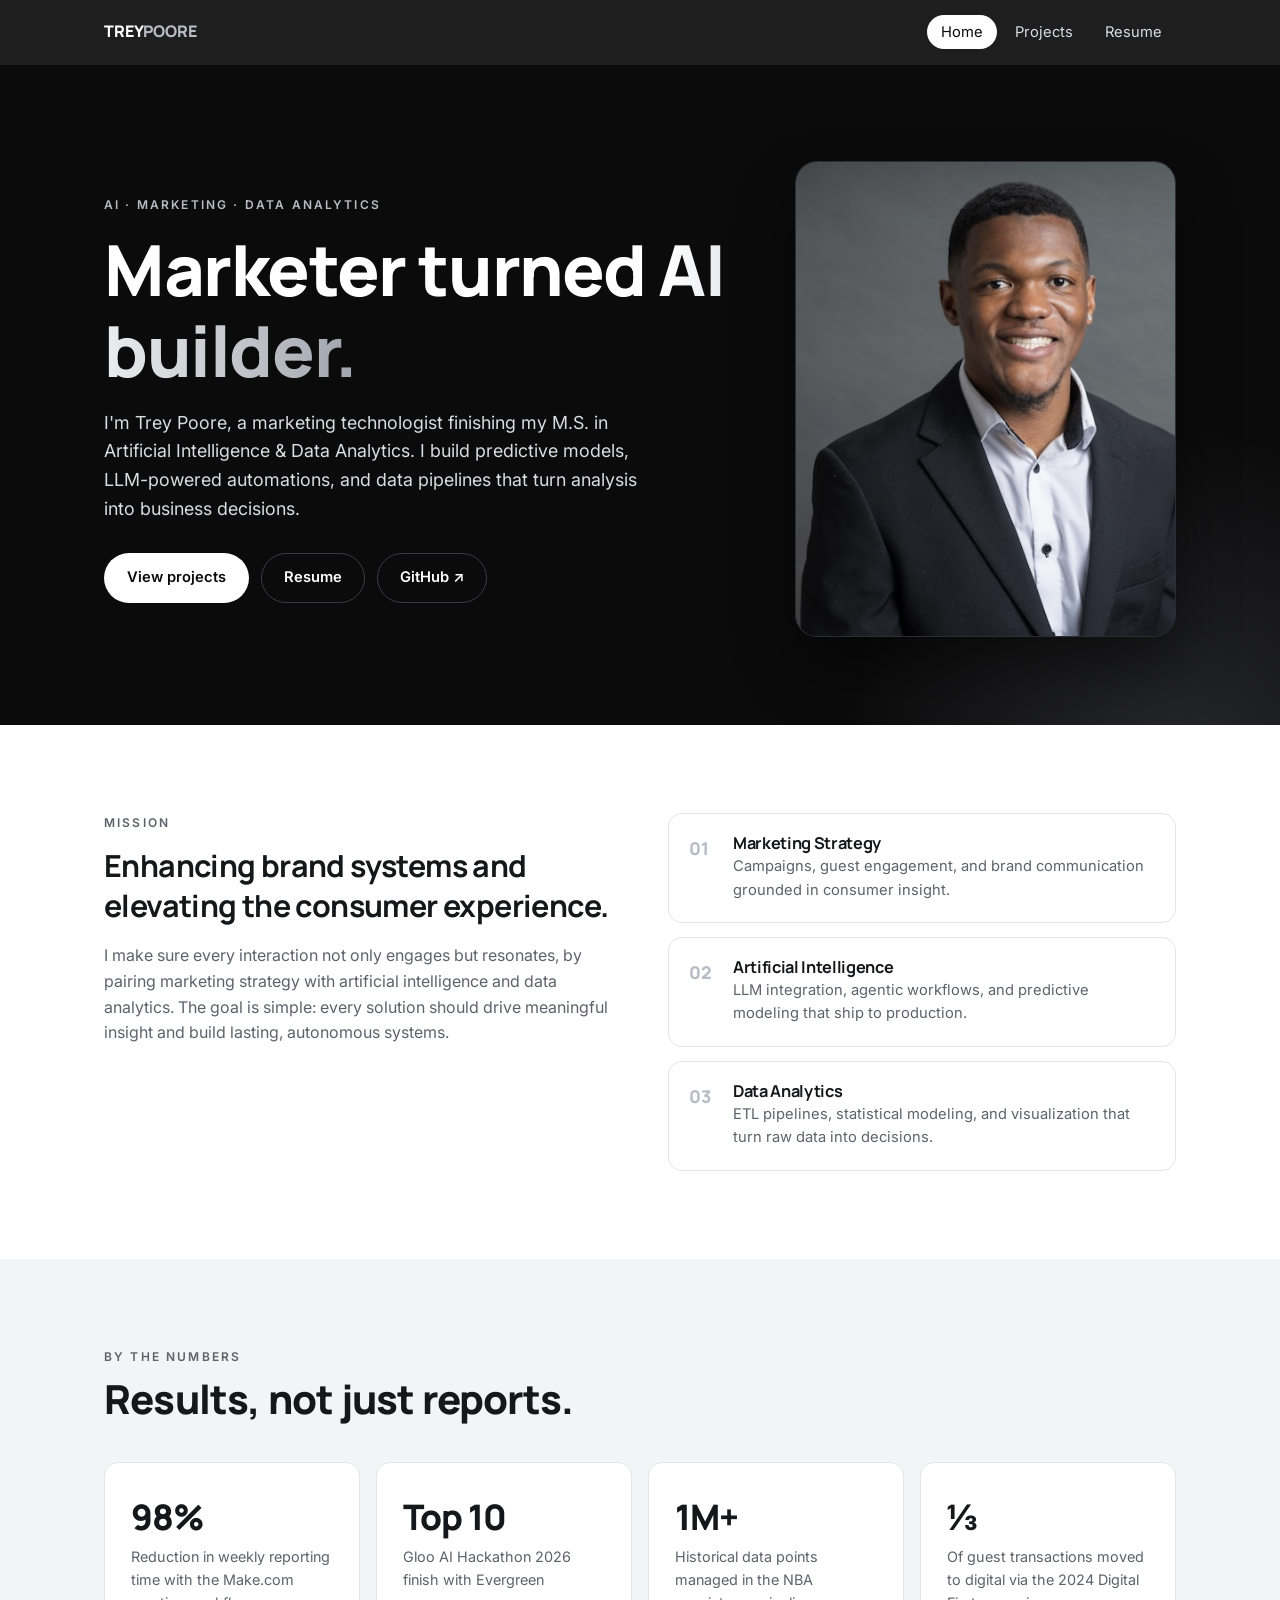
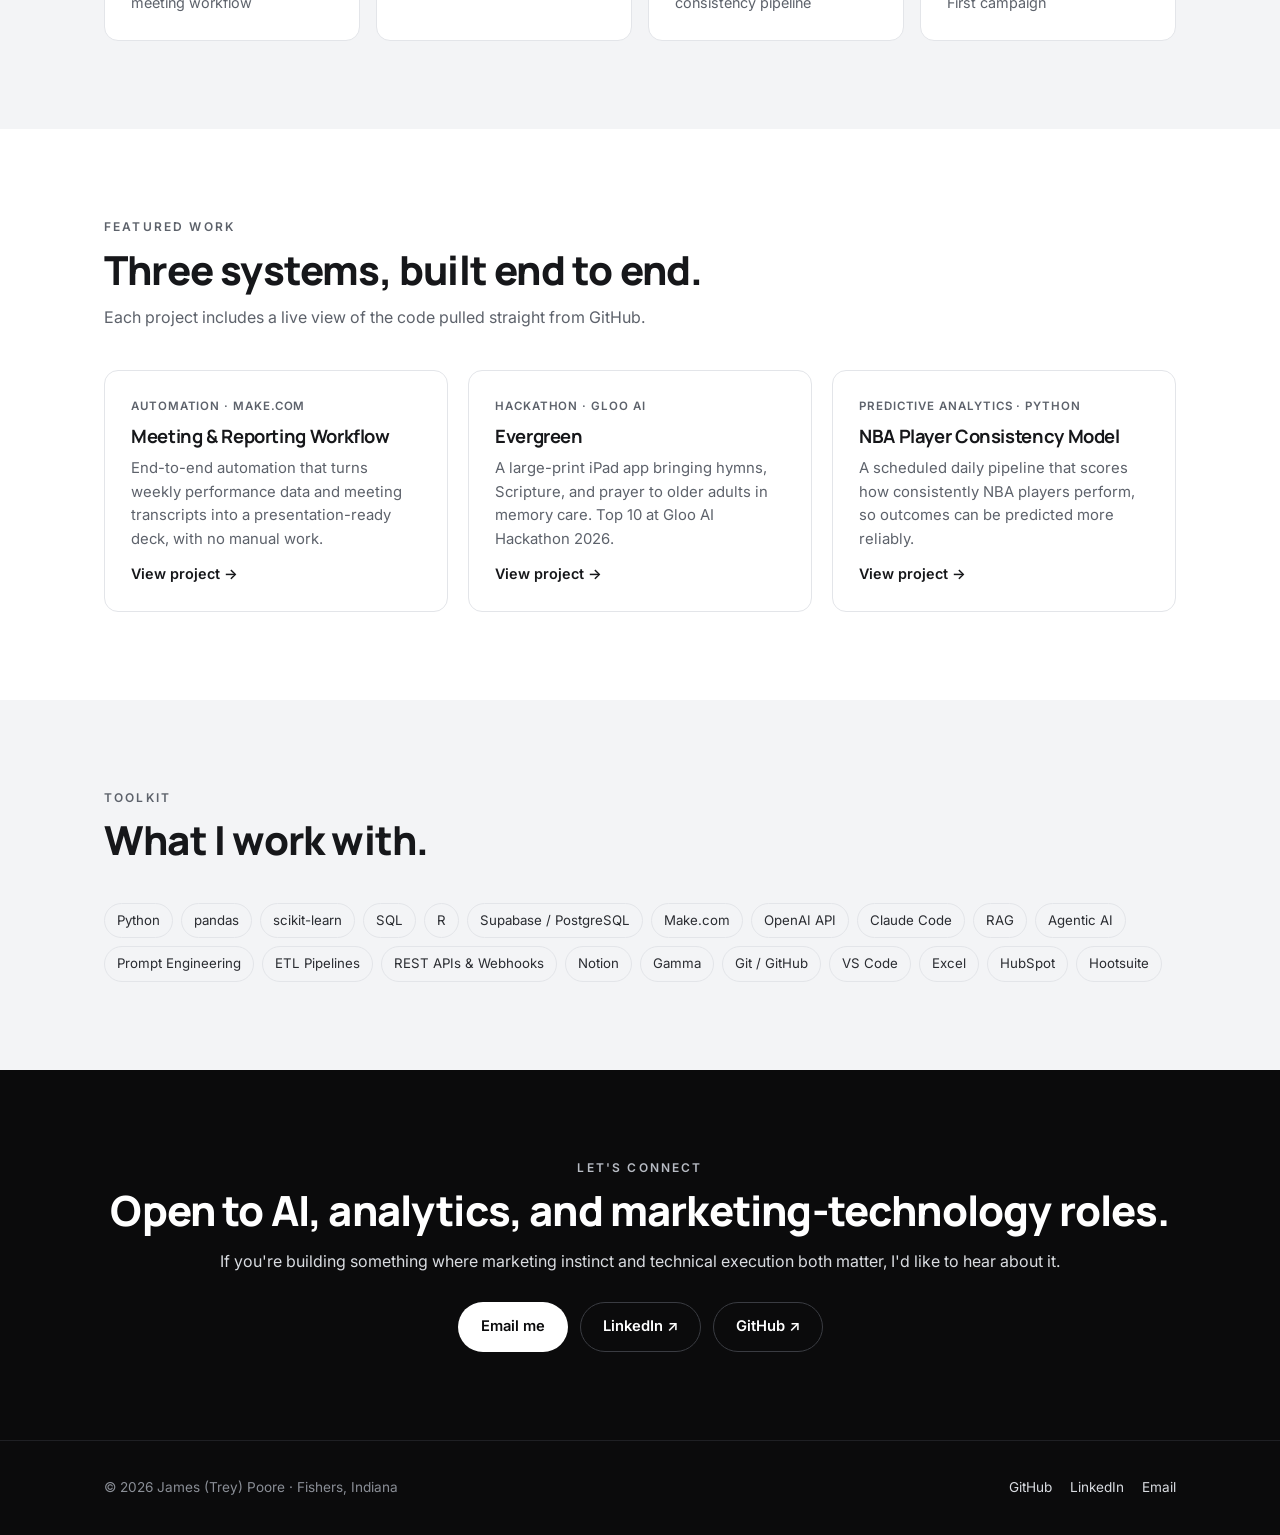
<file: index.html>
<!doctype html>
<html lang="en">
<head>
<meta charset="utf-8">
<meta name="viewport" content="width=device-width, initial-scale=1">
<title>Trey Poore — AI & Marketing</title>
<meta name="description" content="Trey Poore is a marketing technologist and M.S. candidate in AI & Data Analytics who builds predictive models, LLM-powered automations, and data pipelines that drive business decisions.">
<meta property="og:title" content="Trey Poore — AI & Marketing">
<meta property="og:description" content="Marketer turned AI builder. Predictive models, automation workflows, and AI systems for real business problems.">
<meta property="og:image" content="assets/headshot.jpg">
<link rel="preconnect" href="https://fonts.googleapis.com">
<link rel="preconnect" href="https://fonts.gstatic.com" crossorigin>
<link href="https://fonts.googleapis.com/css2?family=Inter:wght@400;500;600&family=Manrope:wght@700;800&display=swap" rel="stylesheet">
<link rel="stylesheet" href="assets/style.css">
<link rel="icon" href="data:image/svg+xml,<svg xmlns='http://www.w3.org/2000/svg' viewBox='0 0 100 100'><rect width='100' height='100' rx='20' fill='%230b0b0c'/><text x='50' y='68' font-size='54' text-anchor='middle' fill='white' font-family='Arial' font-weight='700'>T</text></svg>">
</head>
<body>

<nav class="nav">
  <div class="container">
    <a class="brand" href="index.html">TREY<span>POORE</span></a>
    <ul>
      <li><a class="link active" href="index.html">Home</a></li>
      <li><a class="link" href="projects.html">Projects</a></li>
      <li><a class="link" href="resume.html">Resume</a></li>
    </ul>
  </div>
</nav>

<header class="hero">
  <div class="container hero-grid">
    <div>
      <div class="eyebrow">AI · Marketing · Data Analytics</div>
      <h1>Marketer turned <span class="silver">AI builder.</span></h1>
      <p class="lead">I'm Trey Poore, a marketing technologist finishing my M.S. in Artificial Intelligence &amp; Data Analytics. I build predictive models, LLM-powered automations, and data pipelines that turn analysis into business decisions.</p>
      <div class="actions">
        <a class="btn btn-light" href="projects.html">View projects</a>
        <a class="btn btn-ghost" href="resume.html">Resume</a>
        <a class="btn btn-ghost" href="https://github.com/treypoore" target="_blank" rel="noopener">GitHub ↗</a>
      </div>
    </div>
    <div class="portrait"><img src="assets/headshot.jpg" alt="Trey Poore"></div>
  </div>
</header>

<section>
  <div class="container mission">
    <div class="reveal">
      <div class="eyebrow dark">Mission</div>
      <blockquote style="margin-top:14px">Enhancing brand systems and elevating the consumer experience.</blockquote>
      <p style="color:var(--muted);margin-top:18px">I make sure every interaction not only engages but resonates, by pairing marketing strategy with artificial intelligence and data analytics. The goal is simple: every solution should drive meaningful insight and build lasting, autonomous systems.</p>
    </div>
    <div class="pillars reveal">
      <div class="pillar"><div class="num">01</div><div><h3>Marketing Strategy</h3><p>Campaigns, guest engagement, and brand communication grounded in consumer insight.</p></div></div>
      <div class="pillar"><div class="num">02</div><div><h3>Artificial Intelligence</h3><p>LLM integration, agentic workflows, and predictive modeling that ship to production.</p></div></div>
      <div class="pillar"><div class="num">03</div><div><h3>Data Analytics</h3><p>ETL pipelines, statistical modeling, and visualization that turn raw data into decisions.</p></div></div>
    </div>
  </div>
</section>

<section class="alt">
  <div class="container">
    <div class="section-head reveal">
      <div class="eyebrow dark">By the numbers</div>
      <h2>Results, not just reports.</h2>
    </div>
    <div class="stats reveal">
      <div class="stat"><div class="n">98%</div><div class="l">Reduction in weekly reporting time with the Make.com meeting workflow</div></div>
      <div class="stat"><div class="n">Top 10</div><div class="l">Gloo AI Hackathon 2026 finish with Evergreen</div></div>
      <div class="stat"><div class="n">1M+</div><div class="l">Historical data points managed in the NBA consistency pipeline</div></div>
      <div class="stat"><div class="n">⅓</div><div class="l">Of guest transactions moved to digital via the 2024 Digital First campaign</div></div>
    </div>
  </div>
</section>

<section>
  <div class="container">
    <div class="section-head reveal">
      <div class="eyebrow dark">Featured work</div>
      <h2>Three systems, built end to end.</h2>
      <p>Each project includes a live view of the code pulled straight from GitHub.</p>
    </div>
    <div class="cards">
      <a class="card reveal" href="projects.html#meeting-workflow">
        <span class="tag">Automation · Make.com</span>
        <h3>Meeting &amp; Reporting Workflow</h3>
        <p>End-to-end automation that turns weekly performance data and meeting transcripts into a presentation-ready deck, with no manual work.</p>
        <span class="more">View project →</span>
      </a>
      <a class="card reveal" href="projects.html#evergreen">
        <span class="tag">Hackathon · Gloo AI</span>
        <h3>Evergreen</h3>
        <p>A large-print iPad app bringing hymns, Scripture, and prayer to older adults in memory care. Top 10 at Gloo AI Hackathon 2026.</p>
        <span class="more">View project →</span>
      </a>
      <a class="card reveal" href="projects.html#nba-consistency">
        <span class="tag">Predictive Analytics · Python</span>
        <h3>NBA Player Consistency Model</h3>
        <p>A scheduled daily pipeline that scores how consistently NBA players perform, so outcomes can be predicted more reliably.</p>
        <span class="more">View project →</span>
      </a>
    </div>
  </div>
</section>

<section class="alt">
  <div class="container">
    <div class="section-head reveal">
      <div class="eyebrow dark">Toolkit</div>
      <h2>What I work with.</h2>
    </div>
    <div class="chips reveal">
      <span class="chip">Python</span><span class="chip">pandas</span><span class="chip">scikit-learn</span><span class="chip">SQL</span><span class="chip">R</span>
      <span class="chip">Supabase / PostgreSQL</span><span class="chip">Make.com</span><span class="chip">OpenAI API</span><span class="chip">Claude Code</span>
      <span class="chip">RAG</span><span class="chip">Agentic AI</span><span class="chip">Prompt Engineering</span><span class="chip">ETL Pipelines</span>
      <span class="chip">REST APIs &amp; Webhooks</span><span class="chip">Notion</span><span class="chip">Gamma</span><span class="chip">Git / GitHub</span>
      <span class="chip">VS Code</span><span class="chip">Excel</span><span class="chip">HubSpot</span><span class="chip">Hootsuite</span>
    </div>
  </div>
</section>

<section class="cta">
  <div class="container reveal">
    <div class="eyebrow">Let's connect</div>
    <h2>Open to AI, analytics, and marketing-technology roles.</h2>
    <p>If you're building something where marketing instinct and technical execution both matter, I'd like to hear about it.</p>
    <div class="actions">
      <a class="btn btn-light" href="mailto:Poore.trey@gmail.com">Email me</a>
      <a class="btn btn-ghost" href="https://www.linkedin.com/in/trey-poore" target="_blank" rel="noopener">LinkedIn ↗</a>
      <a class="btn btn-ghost" href="https://github.com/treypoore" target="_blank" rel="noopener">GitHub ↗</a>
    </div>
  </div>
</section>

<footer>
  <div class="container">
    <div>© 2026 James (Trey) Poore · Fishers, Indiana</div>
    <div class="social">
      <a href="https://github.com/treypoore" target="_blank" rel="noopener">GitHub</a>
      <a href="https://www.linkedin.com/in/trey-poore" target="_blank" rel="noopener">LinkedIn</a>
      <a href="mailto:Poore.trey@gmail.com">Email</a>
    </div>
  </div>
</footer>

<script src="assets/site.js"></script>
</body>
</html>
</file>
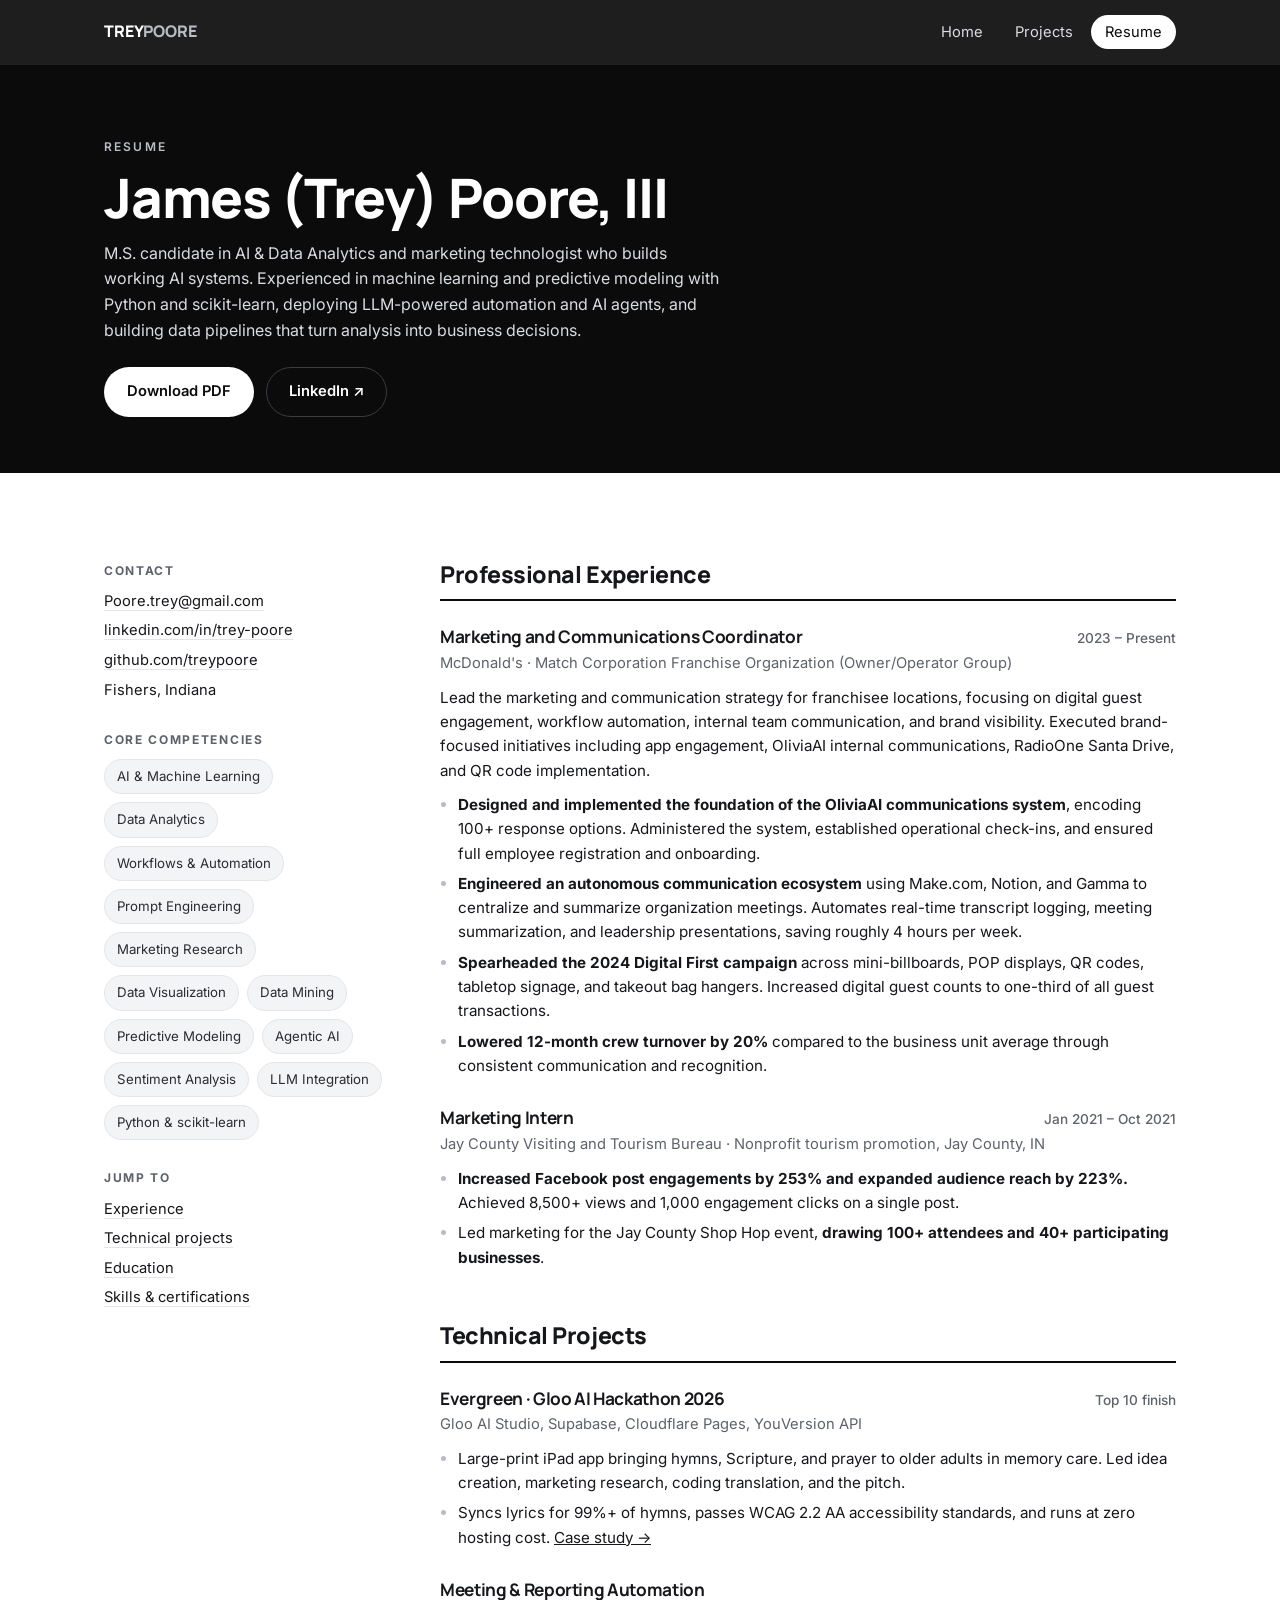
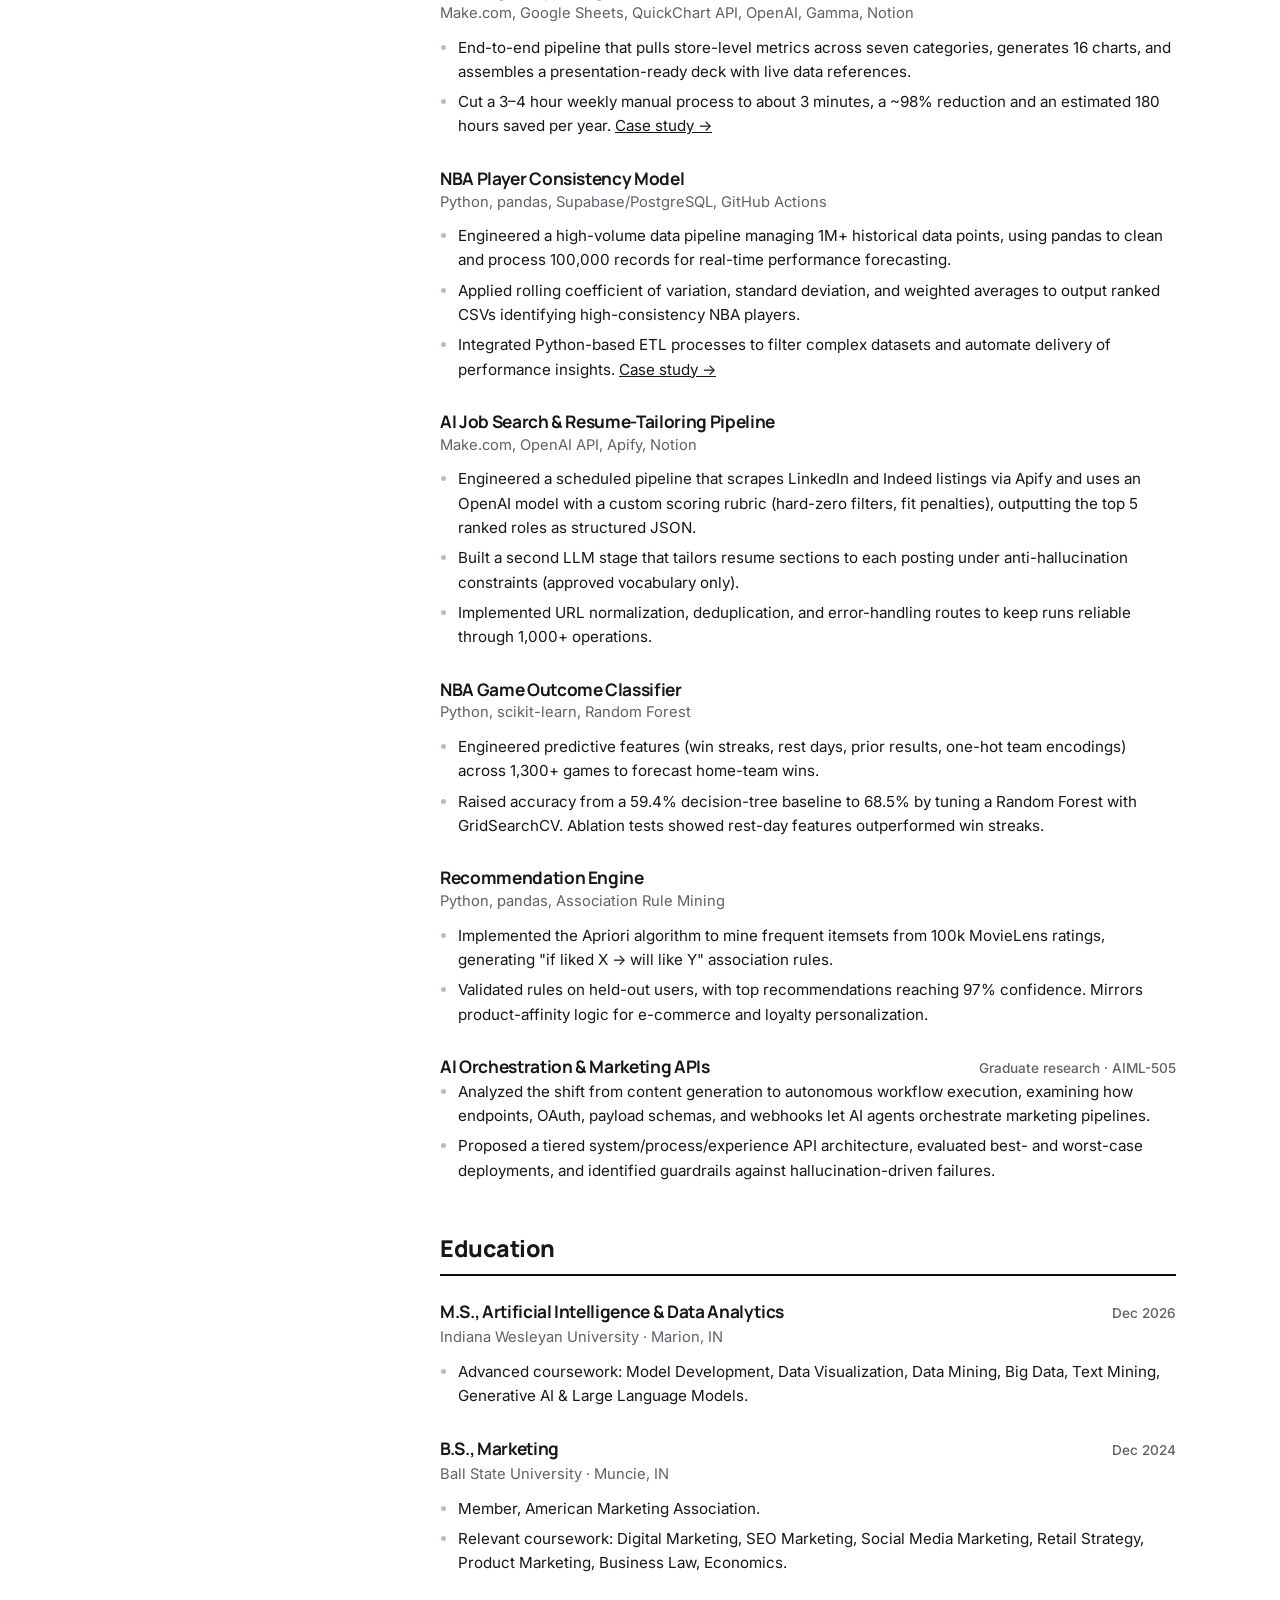
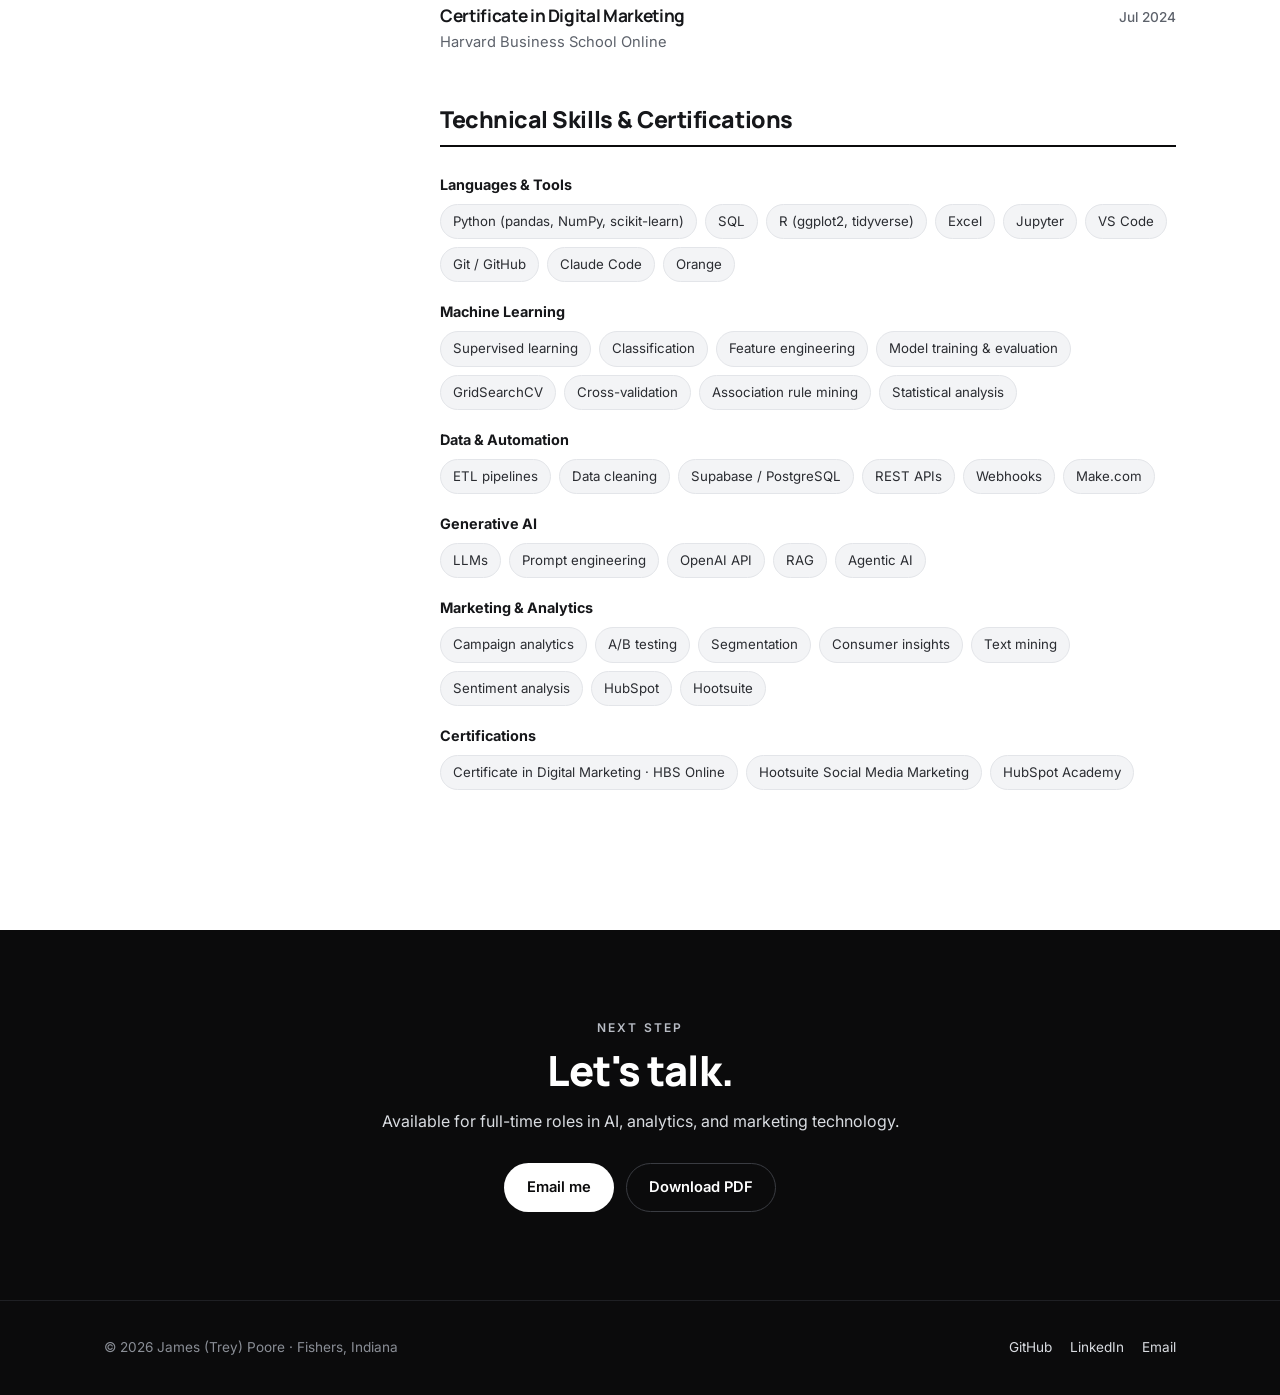
<file: resume.html>
<!doctype html>
<html lang="en">
<head>
<meta charset="utf-8">
<meta name="viewport" content="width=device-width, initial-scale=1">
<title>Resume — Trey Poore</title>
<meta name="description" content="Resume of James (Trey) Poore: M.S. candidate in AI & Data Analytics, Marketing and Communications Coordinator at a McDonald's franchise organization.">
<link rel="preconnect" href="https://fonts.googleapis.com">
<link rel="preconnect" href="https://fonts.gstatic.com" crossorigin>
<link href="https://fonts.googleapis.com/css2?family=Inter:wght@400;500;600&family=Manrope:wght@700;800&display=swap" rel="stylesheet">
<link rel="stylesheet" href="assets/style.css">
<link rel="icon" href="data:image/svg+xml,<svg xmlns='http://www.w3.org/2000/svg' viewBox='0 0 100 100'><rect width='100' height='100' rx='20' fill='%230b0b0c'/><text x='50' y='68' font-size='54' text-anchor='middle' fill='white' font-family='Arial' font-weight='700'>T</text></svg>">
</head>
<body>

<nav class="nav">
  <div class="container">
    <a class="brand" href="index.html">TREY<span>POORE</span></a>
    <ul>
      <li><a class="link" href="index.html">Home</a></li>
      <li><a class="link" href="projects.html">Projects</a></li>
      <li><a class="link active" href="resume.html">Resume</a></li>
    </ul>
  </div>
</nav>

<header class="page-head">
  <div class="container">
    <div class="eyebrow">Resume</div>
    <h1>James (Trey) Poore, III</h1>
    <p>M.S. candidate in AI &amp; Data Analytics and marketing technologist who builds working AI systems. Experienced in machine learning and predictive modeling with Python and scikit-learn, deploying LLM-powered automation and AI agents, and building data pipelines that turn analysis into business decisions.</p>
    <div class="actions">
      <a class="btn btn-light" href="assets/James_Poore_Resume.pdf" download>Download PDF</a>
      <a class="btn btn-ghost" href="https://www.linkedin.com/in/trey-poore" target="_blank" rel="noopener">LinkedIn ↗</a>
    </div>
  </div>
</header>

<section>
  <div class="container resume-grid">

    <aside class="resume-side">
      <div>
        <h4>Contact</h4>
        <ul>
          <li><a href="mailto:Poore.trey@gmail.com">Poore.trey@gmail.com</a></li>
          <li><a href="https://www.linkedin.com/in/trey-poore" target="_blank" rel="noopener">linkedin.com/in/trey-poore</a></li>
          <li><a href="https://github.com/treypoore" target="_blank" rel="noopener">github.com/treypoore</a></li>
          <li>Fishers, Indiana</li>
        </ul>
      </div>
      <div>
        <h4>Core competencies</h4>
        <div class="chips">
          <span class="chip">AI &amp; Machine Learning</span><span class="chip">Data Analytics</span><span class="chip">Workflows &amp; Automation</span>
          <span class="chip">Prompt Engineering</span><span class="chip">Marketing Research</span><span class="chip">Data Visualization</span>
          <span class="chip">Data Mining</span><span class="chip">Predictive Modeling</span><span class="chip">Agentic AI</span>
          <span class="chip">Sentiment Analysis</span><span class="chip">LLM Integration</span><span class="chip">Python &amp; scikit-learn</span>
        </div>
      </div>
      <div>
        <h4>Jump to</h4>
        <ul>
          <li><a href="#experience">Experience</a></li>
          <li><a href="#projects">Technical projects</a></li>
          <li><a href="#education">Education</a></li>
          <li><a href="#skills">Skills &amp; certifications</a></li>
        </ul>
      </div>
    </aside>

    <div>
      <!-- Experience -->
      <div class="r-section" id="experience">
        <h2>Professional Experience</h2>

        <div class="entry reveal">
          <div class="entry-head"><h3>Marketing and Communications Coordinator</h3><span class="when">2023 – Present</span></div>
          <div class="org">McDonald's · Match Corporation Franchise Organization (Owner/Operator Group)</div>
          <p style="font-size:.95rem;margin-bottom:10px">Lead the marketing and communication strategy for franchisee locations, focusing on digital guest engagement, workflow automation, internal team communication, and brand visibility. Executed brand-focused initiatives including app engagement, OliviaAI internal communications, RadioOne Santa Drive, and QR code implementation.</p>
          <ul>
            <li><strong>Designed and implemented the foundation of the OliviaAI communications system</strong>, encoding 100+ response options. Administered the system, established operational check-ins, and ensured full employee registration and onboarding.</li>
            <li><strong>Engineered an autonomous communication ecosystem</strong> using Make.com, Notion, and Gamma to centralize and summarize organization meetings. Automates real-time transcript logging, meeting summarization, and leadership presentations, saving roughly 4 hours per week.</li>
            <li><strong>Spearheaded the 2024 Digital First campaign</strong> across mini-billboards, POP displays, QR codes, tabletop signage, and takeout bag hangers. Increased digital guest counts to one-third of all guest transactions.</li>
            <li><strong>Lowered 12-month crew turnover by 20%</strong> compared to the business unit average through consistent communication and recognition.</li>
          </ul>
        </div>

        <div class="entry reveal">
          <div class="entry-head"><h3>Marketing Intern</h3><span class="when">Jan 2021 – Oct 2021</span></div>
          <div class="org">Jay County Visiting and Tourism Bureau · Nonprofit tourism promotion, Jay County, IN</div>
          <ul>
            <li><strong>Increased Facebook post engagements by 253% and expanded audience reach by 223%.</strong> Achieved 8,500+ views and 1,000 engagement clicks on a single post.</li>
            <li>Led marketing for the Jay County Shop Hop event, <strong>drawing 100+ attendees and 40+ participating businesses</strong>.</li>
          </ul>
        </div>
      </div>

      <!-- Technical projects -->
      <div class="r-section" id="projects">
        <h2>Technical Projects</h2>

        <div class="entry reveal">
          <div class="entry-head"><h3>Evergreen · Gloo AI Hackathon 2026</h3><span class="when">Top 10 finish</span></div>
          <div class="org">Gloo AI Studio, Supabase, Cloudflare Pages, YouVersion API</div>
          <ul>
            <li>Large-print iPad app bringing hymns, Scripture, and prayer to older adults in memory care. Led idea creation, marketing research, coding translation, and the pitch.</li>
            <li>Syncs lyrics for 99%+ of hymns, passes WCAG 2.2 AA accessibility standards, and runs at zero hosting cost. <a href="projects.html#evergreen">Case study →</a></li>
          </ul>
        </div>

        <div class="entry reveal">
          <div class="entry-head"><h3>Meeting &amp; Reporting Automation</h3></div>
          <div class="org">Make.com, Google Sheets, QuickChart API, OpenAI, Gamma, Notion</div>
          <ul>
            <li>End-to-end pipeline that pulls store-level metrics across seven categories, generates 16 charts, and assembles a presentation-ready deck with live data references.</li>
            <li>Cut a 3–4 hour weekly manual process to about 3 minutes, a ~98% reduction and an estimated 180 hours saved per year. <a href="projects.html#meeting-workflow">Case study →</a></li>
          </ul>
        </div>

        <div class="entry reveal">
          <div class="entry-head"><h3>NBA Player Consistency Model</h3></div>
          <div class="org">Python, pandas, Supabase/PostgreSQL, GitHub Actions</div>
          <ul>
            <li>Engineered a high-volume data pipeline managing 1M+ historical data points, using pandas to clean and process 100,000 records for real-time performance forecasting.</li>
            <li>Applied rolling coefficient of variation, standard deviation, and weighted averages to output ranked CSVs identifying high-consistency NBA players.</li>
            <li>Integrated Python-based ETL processes to filter complex datasets and automate delivery of performance insights. <a href="projects.html#nba-consistency">Case study →</a></li>
          </ul>
        </div>

        <div class="entry reveal">
          <div class="entry-head"><h3>AI Job Search &amp; Resume-Tailoring Pipeline</h3></div>
          <div class="org">Make.com, OpenAI API, Apify, Notion</div>
          <ul>
            <li>Engineered a scheduled pipeline that scrapes LinkedIn and Indeed listings via Apify and uses an OpenAI model with a custom scoring rubric (hard-zero filters, fit penalties), outputting the top 5 ranked roles as structured JSON.</li>
            <li>Built a second LLM stage that tailors resume sections to each posting under anti-hallucination constraints (approved vocabulary only).</li>
            <li>Implemented URL normalization, deduplication, and error-handling routes to keep runs reliable through 1,000+ operations.</li>
          </ul>
        </div>

        <div class="entry reveal">
          <div class="entry-head"><h3>NBA Game Outcome Classifier</h3></div>
          <div class="org">Python, scikit-learn, Random Forest</div>
          <ul>
            <li>Engineered predictive features (win streaks, rest days, prior results, one-hot team encodings) across 1,300+ games to forecast home-team wins.</li>
            <li>Raised accuracy from a 59.4% decision-tree baseline to 68.5% by tuning a Random Forest with GridSearchCV. Ablation tests showed rest-day features outperformed win streaks.</li>
          </ul>
        </div>

        <div class="entry reveal">
          <div class="entry-head"><h3>Recommendation Engine</h3></div>
          <div class="org">Python, pandas, Association Rule Mining</div>
          <ul>
            <li>Implemented the Apriori algorithm to mine frequent itemsets from 100k MovieLens ratings, generating "if liked X → will like Y" association rules.</li>
            <li>Validated rules on held-out users, with top recommendations reaching 97% confidence. Mirrors product-affinity logic for e-commerce and loyalty personalization.</li>
          </ul>
        </div>

        <div class="entry reveal">
          <div class="entry-head"><h3>AI Orchestration &amp; Marketing APIs</h3><span class="when">Graduate research · AIML-505</span></div>
          <ul>
            <li>Analyzed the shift from content generation to autonomous workflow execution, examining how endpoints, OAuth, payload schemas, and webhooks let AI agents orchestrate marketing pipelines.</li>
            <li>Proposed a tiered system/process/experience API architecture, evaluated best- and worst-case deployments, and identified guardrails against hallucination-driven failures.</li>
          </ul>
        </div>
      </div>

      <!-- Education -->
      <div class="r-section" id="education">
        <h2>Education</h2>
        <div class="entry reveal">
          <div class="entry-head"><h3>M.S., Artificial Intelligence &amp; Data Analytics</h3><span class="when">Dec 2026</span></div>
          <div class="org">Indiana Wesleyan University · Marion, IN</div>
          <ul><li>Advanced coursework: Model Development, Data Visualization, Data Mining, Big Data, Text Mining, Generative AI &amp; Large Language Models.</li></ul>
        </div>
        <div class="entry reveal">
          <div class="entry-head"><h3>B.S., Marketing</h3><span class="when">Dec 2024</span></div>
          <div class="org">Ball State University · Muncie, IN</div>
          <ul>
            <li>Member, American Marketing Association.</li>
            <li>Relevant coursework: Digital Marketing, SEO Marketing, Social Media Marketing, Retail Strategy, Product Marketing, Business Law, Economics.</li>
          </ul>
        </div>
        <div class="entry reveal">
          <div class="entry-head"><h3>Certificate in Digital Marketing</h3><span class="when">Jul 2024</span></div>
          <div class="org">Harvard Business School Online</div>
        </div>
      </div>

      <!-- Skills -->
      <div class="r-section" id="skills">
        <h2>Technical Skills &amp; Certifications</h2>
        <div class="skill-rows reveal">
          <div class="skill-row"><h4>Languages &amp; Tools</h4><div class="chips"><span class="chip">Python (pandas, NumPy, scikit-learn)</span><span class="chip">SQL</span><span class="chip">R (ggplot2, tidyverse)</span><span class="chip">Excel</span><span class="chip">Jupyter</span><span class="chip">VS Code</span><span class="chip">Git / GitHub</span><span class="chip">Claude Code</span><span class="chip">Orange</span></div></div>
          <div class="skill-row"><h4>Machine Learning</h4><div class="chips"><span class="chip">Supervised learning</span><span class="chip">Classification</span><span class="chip">Feature engineering</span><span class="chip">Model training &amp; evaluation</span><span class="chip">GridSearchCV</span><span class="chip">Cross-validation</span><span class="chip">Association rule mining</span><span class="chip">Statistical analysis</span></div></div>
          <div class="skill-row"><h4>Data &amp; Automation</h4><div class="chips"><span class="chip">ETL pipelines</span><span class="chip">Data cleaning</span><span class="chip">Supabase / PostgreSQL</span><span class="chip">REST APIs</span><span class="chip">Webhooks</span><span class="chip">Make.com</span></div></div>
          <div class="skill-row"><h4>Generative AI</h4><div class="chips"><span class="chip">LLMs</span><span class="chip">Prompt engineering</span><span class="chip">OpenAI API</span><span class="chip">RAG</span><span class="chip">Agentic AI</span></div></div>
          <div class="skill-row"><h4>Marketing &amp; Analytics</h4><div class="chips"><span class="chip">Campaign analytics</span><span class="chip">A/B testing</span><span class="chip">Segmentation</span><span class="chip">Consumer insights</span><span class="chip">Text mining</span><span class="chip">Sentiment analysis</span><span class="chip">HubSpot</span><span class="chip">Hootsuite</span></div></div>
          <div class="skill-row"><h4>Certifications</h4><div class="chips"><span class="chip">Certificate in Digital Marketing · HBS Online</span><span class="chip">Hootsuite Social Media Marketing</span><span class="chip">HubSpot Academy</span></div></div>
        </div>
      </div>
    </div>
  </div>
</section>

<section class="cta">
  <div class="container reveal">
    <div class="eyebrow">Next step</div>
    <h2>Let's talk.</h2>
    <p>Available for full-time roles in AI, analytics, and marketing technology.</p>
    <div class="actions">
      <a class="btn btn-light" href="mailto:Poore.trey@gmail.com">Email me</a>
      <a class="btn btn-ghost" href="assets/James_Poore_Resume.pdf" download>Download PDF</a>
    </div>
  </div>
</section>

<footer>
  <div class="container">
    <div>© 2026 James (Trey) Poore · Fishers, Indiana</div>
    <div class="social">
      <a href="https://github.com/treypoore" target="_blank" rel="noopener">GitHub</a>
      <a href="https://www.linkedin.com/in/trey-poore" target="_blank" rel="noopener">LinkedIn</a>
      <a href="mailto:Poore.trey@gmail.com">Email</a>
    </div>
  </div>
</footer>

<script src="assets/site.js"></script>
</body>
</html>
</file>
<file: assets/style.css>
/* ===== Trey Poore Portfolio — black / silver / white ===== */
:root{
  --black:#0b0b0c;
  --ink:#16171a;
  --graphite:#2a2c31;
  --silver:#b8bcc4;
  --silver-2:#d9dce1;
  --mist:#f3f4f6;
  --white:#ffffff;
  --text:#16171a;
  --muted:#5d626b;
  --line:#e3e5e9;
  --radius:14px;
  --max:1120px;
  --shadow:0 1px 2px rgba(0,0,0,.04),0 8px 24px rgba(0,0,0,.06);
}
*{box-sizing:border-box;margin:0;padding:0}
html{scroll-behavior:smooth}
body{
  font-family:"Inter",system-ui,-apple-system,Segoe UI,Roboto,sans-serif;
  color:var(--text);background:var(--white);line-height:1.6;
  -webkit-font-smoothing:antialiased;
}
img{max-width:100%;display:block}
a{color:inherit}
.container{max-width:var(--max);margin:0 auto;padding:0 24px}
h1,h2,h3{font-family:"Manrope","Inter",sans-serif;letter-spacing:-.02em;line-height:1.15}
.eyebrow{font-size:.75rem;font-weight:600;letter-spacing:.18em;text-transform:uppercase;color:var(--silver)}
.eyebrow.dark{color:var(--muted)}

/* ---------- Nav ---------- */
.nav{position:sticky;top:0;z-index:50;background:rgba(11,11,12,.92);backdrop-filter:blur(10px);border-bottom:1px solid #1f2024}
.nav .container{display:flex;align-items:center;justify-content:space-between;height:64px}
.brand{font-family:"Manrope",sans-serif;font-weight:800;color:var(--white);text-decoration:none;letter-spacing:-.01em}
.brand span{color:var(--silver)}
.nav ul{display:flex;gap:4px;list-style:none}
.nav a.link{color:var(--silver-2);text-decoration:none;font-size:.92rem;padding:8px 14px;border-radius:999px;transition:.2s}
.nav a.link:hover{color:var(--white);background:#1c1d21}
.nav a.link.active{color:var(--black);background:var(--white)}

/* ---------- Buttons ---------- */
.btn{display:inline-flex;align-items:center;gap:8px;padding:12px 22px;border-radius:999px;font-weight:600;font-size:.92rem;text-decoration:none;transition:.2s;border:1px solid transparent;cursor:pointer}
.btn-light{background:var(--white);color:var(--black)}
.btn-light:hover{background:var(--silver-2)}
.btn-ghost{border-color:#3a3c42;color:var(--white)}
.btn-ghost:hover{border-color:var(--silver);background:#1a1b1f}
.btn-dark{background:var(--black);color:var(--white)}
.btn-dark:hover{background:var(--graphite)}
.btn-outline{border-color:var(--line);color:var(--text);background:var(--white)}
.btn-outline:hover{border-color:var(--text)}

/* ---------- Hero ---------- */
.hero{background:var(--black);color:var(--white);padding:96px 0 88px;position:relative;overflow:hidden}
.hero::after{content:"";position:absolute;inset:auto -20% -60% auto;width:720px;height:720px;border-radius:50%;
  background:radial-gradient(circle,rgba(184,188,196,.16),transparent 65%);pointer-events:none}
.hero-grid{display:grid;grid-template-columns:1.25fr .75fr;gap:56px;align-items:center;position:relative;z-index:1}
.hero h1{font-size:clamp(2.6rem,6vw,4.4rem);font-weight:800;margin:14px 0 18px}
.hero h1 .silver{background:linear-gradient(90deg,#fff,#9ea3ac);-webkit-background-clip:text;background-clip:text;color:transparent}
.hero p.lead{color:var(--silver-2);font-size:1.12rem;max-width:560px;margin-bottom:30px}
.hero .actions{display:flex;flex-wrap:wrap;gap:12px}
.portrait{border-radius:22px;overflow:hidden;aspect-ratio:4/5;background:#1b1c20;border:1px solid #2b2d32;box-shadow:0 30px 60px rgba(0,0,0,.45)}
.portrait img{width:100%;height:100%;object-fit:cover;object-position:50% 20%;filter:grayscale(15%)}

/* ---------- Sections ---------- */
section{padding:88px 0}
.section-head{margin-bottom:40px;max-width:680px}
.section-head h2{font-size:clamp(1.8rem,3.4vw,2.5rem);font-weight:800;margin-top:10px}
.section-head p{color:var(--muted);margin-top:12px}
.alt{background:var(--mist)}

/* Mission */
.mission{display:grid;grid-template-columns:1fr 1fr;gap:56px;align-items:start}
.mission blockquote{font-family:"Manrope",sans-serif;font-size:clamp(1.4rem,2.6vw,1.9rem);font-weight:700;line-height:1.3;letter-spacing:-.02em}
.pillars{display:grid;gap:14px}
.pillar{display:flex;gap:16px;align-items:flex-start;padding:20px;border:1px solid var(--line);border-radius:var(--radius);background:var(--white)}
.pillar .num{font-family:"Manrope","Inter",sans-serif;font-weight:800;color:var(--silver);font-size:1.1rem;min-width:28px}
.pillar h3{font-size:1.02rem;margin-bottom:2px}
.pillar p{color:var(--muted);font-size:.92rem}

/* Stats */
.stats{display:grid;grid-template-columns:repeat(4,1fr);gap:16px}
.stat{background:var(--white);border:1px solid var(--line);border-radius:var(--radius);padding:26px}
.stat .n{font-family:"Manrope","Inter",sans-serif;font-size:2.2rem;font-weight:800;letter-spacing:-.03em}
.stat .l{color:var(--muted);font-size:.9rem}

/* Featured cards */
.cards{display:grid;grid-template-columns:repeat(3,1fr);gap:20px}
.card{border:1px solid var(--line);border-radius:var(--radius);padding:26px;background:var(--white);text-decoration:none;display:flex;flex-direction:column;gap:10px;transition:.25s}
.card:hover{transform:translateY(-3px);box-shadow:var(--shadow);border-color:var(--silver)}
.card h3{font-size:1.15rem}
.card p{color:var(--muted);font-size:.93rem;flex:1}
.tag{display:inline-block;font-size:.72rem;font-weight:600;letter-spacing:.08em;text-transform:uppercase;color:var(--muted)}
.more{font-weight:600;font-size:.9rem}

/* Skills chips */
.chips{display:flex;flex-wrap:wrap;gap:8px}
.chip{font-size:.83rem;padding:6px 12px;border-radius:999px;background:var(--mist);border:1px solid var(--line);color:var(--graphite)}
.chips.dark .chip{background:#1b1c20;border-color:#2b2d32;color:var(--silver-2)}

/* CTA */
.cta{background:var(--black);color:var(--white);text-align:center}
.cta h2{font-size:clamp(1.8rem,3.4vw,2.6rem);font-weight:800;margin:10px 0 14px}
.cta p{color:var(--silver-2);margin-bottom:28px}
.cta .actions{display:flex;gap:12px;justify-content:center;flex-wrap:wrap}

/* ---------- Page header (inner pages) ---------- */
.page-head{background:var(--black);color:var(--white);padding:72px 0 56px}
.page-head h1{font-size:clamp(2.2rem,5vw,3.4rem);font-weight:800;margin-top:10px}
.page-head p{color:var(--silver-2);max-width:620px;margin-top:12px}
.page-head .actions{margin-top:24px;display:flex;gap:12px;flex-wrap:wrap}

/* ---------- Projects ---------- */
.project{padding:72px 0;border-bottom:1px solid var(--line)}
.project:last-of-type{border-bottom:none}
.project-top{display:grid;grid-template-columns:1fr 1fr;gap:48px}
.project h2{font-size:clamp(1.6rem,3vw,2.2rem);font-weight:800;margin:8px 0 14px}
.project .summary{color:var(--muted);font-size:1.02rem;margin-bottom:20px}
.badge{display:inline-flex;align-items:center;gap:6px;background:var(--black);color:var(--white);font-size:.78rem;font-weight:600;padding:6px 12px;border-radius:999px;margin-bottom:6px}
.kv{display:grid;gap:18px}
.kv h4{font-size:.75rem;letter-spacing:.14em;text-transform:uppercase;color:var(--muted);margin-bottom:6px}
.kv p{font-size:.95rem}
.metrics{display:grid;grid-template-columns:repeat(3,1fr);gap:12px;margin:22px 0}
.metric{border:1px solid var(--line);border-radius:12px;padding:16px;background:var(--mist)}
.metric .n{font-family:"Manrope","Inter",sans-serif;font-weight:800;font-size:1.5rem;letter-spacing:-.02em}
.metric .l{font-size:.8rem;color:var(--muted)}
.project-actions{display:flex;gap:10px;flex-wrap:wrap;margin-top:22px}
.flow{display:flex;flex-wrap:wrap;align-items:center;gap:8px;margin-top:6px}
.flow span{font-size:.82rem;padding:6px 12px;border-radius:8px;background:var(--white);border:1px solid var(--line)}
.flow i{font-style:normal;color:var(--silver)}

/* ---------- Code viewer ---------- */
.viewer{margin-top:36px;border-radius:var(--radius);overflow:hidden;border:1px solid #23252a;background:#0f1012;box-shadow:var(--shadow)}
.viewer-bar{display:flex;align-items:center;justify-content:space-between;gap:12px;padding:10px 14px;background:#17181b;border-bottom:1px solid #23252a;flex-wrap:wrap}
.dots{display:flex;gap:6px}
.dots i{width:11px;height:11px;border-radius:50%;background:#3a3c42;display:block}
.repo-name{font-family:"JetBrains Mono",ui-monospace,monospace;font-size:.8rem;color:var(--silver)}
.repo-name a{color:var(--silver-2);text-decoration:none}
.repo-name a:hover{color:#fff;text-decoration:underline}
.tabs{display:flex;gap:2px;overflow-x:auto;background:#131417;border-bottom:1px solid #23252a;scrollbar-width:thin}
.tabs button{font-family:"JetBrains Mono",ui-monospace,monospace;font-size:.78rem;color:#9a9ea6;background:none;border:none;padding:11px 16px;cursor:pointer;white-space:nowrap;border-bottom:2px solid transparent}
.tabs button:hover{color:#fff}
.tabs button.active{color:#fff;border-bottom-color:#d9dce1;background:#0f1012}
.code-wrap{max-height:460px;overflow:auto}
.code-wrap pre{margin:0}
.code-wrap code.hljs{display:block;background:transparent;color:#d9dce1;padding:20px 22px;font-family:"JetBrains Mono",ui-monospace,monospace;font-size:.8rem;line-height:1.65}
.viewer-msg{padding:40px 22px;color:#9a9ea6;font-size:.9rem;text-align:center}
.viewer-msg strong{color:#fff;display:block;margin-bottom:6px;font-size:1rem}
.viewer-foot{display:flex;justify-content:space-between;align-items:center;padding:10px 14px;border-top:1px solid #23252a;background:#131417;font-size:.75rem;color:#7d828b;flex-wrap:wrap;gap:8px}
.viewer-foot a{color:var(--silver-2);text-decoration:none}
.viewer-foot a:hover{color:#fff}

/* ---------- Resume ---------- */
.resume-grid{display:grid;grid-template-columns:280px 1fr;gap:56px}
.resume-side{position:sticky;top:96px;align-self:start;display:grid;gap:28px}
.resume-side h4{font-size:.75rem;letter-spacing:.14em;text-transform:uppercase;color:var(--muted);margin-bottom:10px}
.resume-side ul{list-style:none;display:grid;gap:6px;font-size:.92rem}
.resume-side a{text-decoration:none;border-bottom:1px solid var(--line)}
.resume-side a:hover{border-color:var(--text)}
.r-section{margin-bottom:52px}
.r-section > h2{font-size:1.45rem;font-weight:800;padding-bottom:12px;border-bottom:2px solid var(--black);margin-bottom:26px}
.entry{margin-bottom:30px}
.entry-head{display:flex;justify-content:space-between;align-items:baseline;gap:16px;flex-wrap:wrap}
.entry h3{font-size:1.08rem}
.entry .when{font-size:.85rem;color:var(--muted);font-weight:500;white-space:nowrap}
.entry .org{color:var(--muted);font-size:.92rem;margin:2px 0 10px}
.entry ul{padding-left:18px;display:grid;gap:6px;font-size:.95rem}
.entry ul li::marker{color:var(--silver)}
.skill-rows{display:grid;gap:18px}
.skill-row h4{font-size:.9rem;margin-bottom:8px}

/* ---------- Footer ---------- */
footer{background:var(--black);color:#8a8e96;padding:36px 0;border-top:1px solid #1f2024;font-size:.85rem}
footer .container{display:flex;justify-content:space-between;align-items:center;gap:16px;flex-wrap:wrap}
footer .social{display:flex;gap:18px}
footer a{color:var(--silver-2);text-decoration:none}
footer a:hover{color:#fff}

/* ---------- Reveal ---------- */
.reveal{opacity:0;transform:translateY(14px);transition:opacity .6s ease,transform .6s ease}
.reveal.in{opacity:1;transform:none}
@media (prefers-reduced-motion:reduce){.reveal{opacity:1;transform:none;transition:none}html{scroll-behavior:auto}}

/* ---------- Responsive ---------- */
@media (max-width:900px){
  .hero-grid,.mission,.project-top,.resume-grid{grid-template-columns:1fr}
  .hero{padding:64px 0}
  .portrait{max-width:320px}
  .cards{grid-template-columns:1fr}
  .stats{grid-template-columns:repeat(2,1fr)}
  .resume-side{position:static}
}
@media (max-width:560px){
  .container{padding:0 16px}
  .nav ul{gap:0}
  .nav a.link{padding:7px 10px;font-size:.85rem}
  .brand{font-size:.95rem}
  .metrics{grid-template-columns:1fr 1fr}
  section{padding:64px 0}
}
</file>
